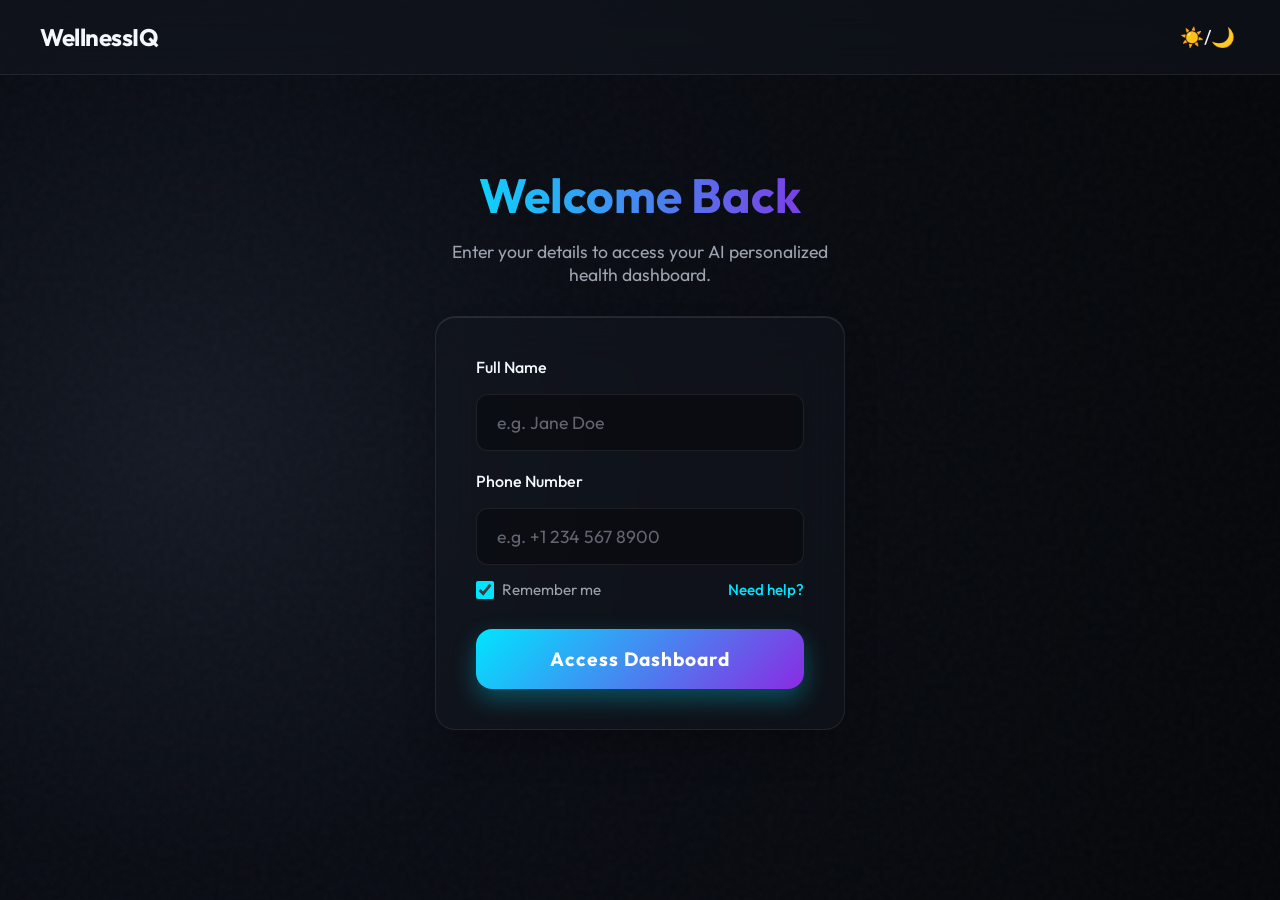
<file: index.html>
<!DOCTYPE html>
<html lang="en">

<head>
  <meta charset="UTF-8">
  <meta name="viewport" content="width=device-width, initial-scale=1.0">
  <title>WellnessIQ Dashboard</title>
  <link rel="stylesheet" href="style.css">
  <script src="theme.js"></script>
</head>

<body>

  <nav class="navbar">
    <div class="logo">WellnessIQ</div>
    <div class="nav-links">
      <div class="streak-counter" style="color: var(--warning); font-weight: bold; margin-right: 15px;">
        🔥 0 Day Streak
      </div>

      <span class="user-name-display"
        style="margin-right: 15px; font-weight: bold; color: var(--primary);">
        User
      </span>

      <a href="index.html">Home</a>
      <a href="dashboard.html">Check-In</a>
      <a href="analysis.html">Dashboard</a>
      <a href="trends.html">Trends</a>
      <a href="relaxation.html">Relaxation</a>
      <a href="settings.html">⚙️ Settings</a>

      <button class="theme-toggle" onclick="toggleTheme()" aria-label="Toggle Theme">
        ☀️/🌙
      </button>

      <button onclick="logout()"
        style="background:none; border:none; color:var(--text-main); cursor:pointer; margin-left:10px; text-decoration:underline;">
        Logout
      </button>
    </div>
  </nav>

  <section class="hero">

    <div class="hero-text">
      <h1>Welcome, <span class="user-name-display" style="color: var(--primary);">User</span>!</h1>

      <p>
        Transform Your Health With Intelligent Insights.
        Track your vitals, lifestyle, and mental state to receive
        personalized wellness analytics.
      </p>

      <button class="primary-btn" onclick="startApp()">
        Start Check-In
      </button>
    </div>

    <div class="glow-circle"></div>

  </section>

  <script>
    function startApp() {
      window.location.href = "dashboard.html";
    }
  </script>

  <script src="chatbot.js"></script>

  <!-- Footer -->
  <footer style="text-align:center; padding:20px; color:#777; font-size:15px;">
    Developed with ❤️ by Gourav Jain
  </footer>

</body>

</html>
</file>
<file: style.css>
@import url('https://fonts.googleapis.com/css2?family=Outfit:wght@300;400;500;600;700&display=swap');

/* ===== PREMIUM WELLNESSIQ UI ===== */

:root {
  /* DARK MODE (Premium Theme) */
  --bg-color-1: #0A0D14;
  --bg-color-2: #151A25;
  --bg-color-3: #05070A;
  --bg-gradient: radial-gradient(circle at 15% 50%, var(--bg-color-2), var(--bg-color-1) 35%, var(--bg-color-3) 100%);
  --primary: #00E5FF;
  /* Cyan */
  --primary-glow: rgba(0, 229, 255, 0.4);
  --secondary: #8A2BE2;
  /* Vibrant Purple */
  --secondary-glow: rgba(138, 43, 226, 0.4);
  --accent: #FF007F;
  /* Neon Pink */
  --good: #00FF88;
  /* Neon Green */
  --warning: #FFB300;
  /* Vibrant Orange */
  --bad: #FF3366;
  /* Vibrant Red */
  --text-main: #F4F7FB;
  --text-muted: #9CA3AF;
  --glass-bg: rgba(20, 25, 35, 0.45);
  --glass-border: rgba(255, 255, 255, 0.08);
  --glass-hover: rgba(30, 38, 55, 0.55);
  --input-bg: rgba(0, 0, 0, 0.3);
  --input-focus: rgba(0, 0, 0, 0.6);
  --transition: 0.4s cubic-bezier(0.16, 1, 0.3, 1);
  --border-radius: 20px;
}

[data-theme="light"] {
  --bg-color-1: #F3F6FA;
  --bg-color-2: #FFFFFF;
  --bg-color-3: #E8EDF4;
  --bg-gradient: radial-gradient(circle at 15% 50%, var(--bg-color-2), var(--bg-color-1) 40%, var(--bg-color-3) 100%);
  --primary: #0066FF;
  --primary-glow: rgba(0, 102, 255, 0.3);
  --secondary: #7B2CBF;
  --secondary-glow: rgba(123, 44, 191, 0.3);
  --accent: #FF0066;
  --good: #00C853;
  --warning: #FF8C00;
  --bad: #D50000;
  --text-main: #111827;
  --text-muted: #6B7280;
  --glass-bg: rgba(255, 255, 255, 0.7);
  --glass-border: rgba(0, 0, 0, 0.06);
  --glass-hover: rgba(255, 255, 255, 0.9);
  --input-bg: rgba(255, 255, 255, 0.8);
  --input-focus: #FFFFFF;
}

[data-health="bad"] {
  --bg-color-1: #1A050A;
  --bg-color-2: #2A0A12;
  --bg-color-3: #0D0205;
}

[data-theme="light"][data-health="bad"] {
  --bg-color-1: #FFF0F2;
  --bg-color-2: #FFFAFB;
  --bg-color-3: #FFE0E6;
}

[data-health="good"] {
  --bg-color-1: #051A10;
  --bg-color-2: #0A2A1A;
  --bg-color-3: #020D08;
}

[data-theme="light"][data-health="good"] {
  --bg-color-1: #F0FFF7;
  --bg-color-2: #FAFFFC;
  --bg-color-3: #E0FFED;
}

* {
  margin: 0;
  padding: 0;
  box-sizing: border-box;
  font-family: 'Outfit', sans-serif;
}

body {
  background: var(--bg-gradient);
  color: var(--text-main);
  min-height: 100vh;
  overflow-x: hidden;
  position: relative;
  transition: background 0.5s ease;
}

body::before {
  content: "";
  position: fixed;
  top: 0;
  left: 0;
  width: 100vw;
  height: 100vh;
  background-image: url("data:image/svg+xml,%3Csvg viewBox='0 0 200 200' xmlns='http://www.w3.org/2000/svg'%3E%3Cfilter id='noiseFilter'%3E%3CfeTurbulence type='fractalNoise' baseFrequency='0.65' numOctaves='3' stitchTiles='stitch'/%3E%3C/filter%3E%3Crect width='100%25' height='100%25' filter='url(%23noiseFilter)'/%3E%3C/svg%3E");
  opacity: 0.03;
  /* Very subtle */
  pointer-events: none;
  z-index: -1;
}

/* NAV */
.navbar {
  display: flex;
  justify-content: space-between;
  align-items: center;
  padding: 20px 40px;
  background: var(--glass-bg);
  backdrop-filter: blur(16px);
  -webkit-backdrop-filter: blur(16px);
  border-bottom: 1px solid var(--glass-border);
  position: sticky;
  top: 0;
  z-index: 100;
}

.logo {
  font-weight: 700;
  font-size: 1.5rem;
  letter-spacing: -0.5px;
  color: var(--text-main);
}

.nav-links {
  display: flex;
  align-items: center;
  gap: 20px;
}

.nav-links a {
  color: var(--text-muted);
  text-decoration: none;
  font-weight: 500;
  transition: var(--transition);
}

.nav-links a:hover {
  color: var(--primary);
}

.theme-toggle {
  background: none;
  border: none;
  font-size: 1.2rem;
  cursor: pointer;
  color: var(--text-main);
  padding: 5px;
  border-radius: 50%;
  transition: var(--transition);
}

.theme-toggle:hover {
  background: var(--glass-hover);
  transform: scale(1.1) rotate(15deg);
}

/* HERO */
.hero {
  display: flex;
  justify-content: space-between;
  align-items: center;
  padding: 80px 10%;
  min-height: calc(100vh - 80px);
  position: relative;
}

.hero-text {
  max-width: 600px;
  z-index: 10;
  animation: slideUp 0.8s cubic-bezier(0.16, 1, 0.3, 1) forwards;
}

.hero-text h1 {
  font-size: 4.5rem;
  line-height: 1.1;
  margin-bottom: 20px;
  background: linear-gradient(to right, #ffffff, var(--primary));
  -webkit-background-clip: text;
  -webkit-text-fill-color: transparent;
  font-weight: 700;
}

.hero-text p {
  font-size: 1.25rem;
  color: var(--text-muted);
  margin-bottom: 40px;
}

/* GLOW */
.glow-circle {
  position: absolute;
  right: 15%;
  top: 50%;
  transform: translateY(-50%);
  width: 400px;
  height: 400px;
  border-radius: 50%;
  background: radial-gradient(circle, var(--primary), var(--secondary));
  filter: blur(120px);
  opacity: 0.5;
  z-index: 0;
  animation: pulse 6s infinite alternate;
}

/* BUTTON */
.primary-btn {
  display: inline-block;
  padding: 16px 36px;
  font-size: 1.1rem;
  font-weight: 600;
  border: none;
  border-radius: 50px;
  background: linear-gradient(135deg, var(--primary), var(--secondary));
  color: white;
  cursor: pointer;
  transition: var(--transition);
  box-shadow: 0 10px 20px rgba(0, 0, 0, 0.2), 0 0 20px var(--primary-glow);
  text-decoration: none;
}

.primary-btn:hover {
  transform: translateY(-3px) scale(1.02);
  box-shadow: 0 15px 25px rgba(0, 0, 0, 0.3), 0 0 30px var(--primary-glow);
}

/* CONTAINER */
.container {
  padding: 40px 10%;
  max-width: 1400px;
  margin: 0 auto;
}

/* GLASS EFFECT & CARDS */
.glass {
  background: var(--glass-bg);
  border: 1px solid var(--glass-border);
  padding: 30px;
  border-radius: var(--border-radius);
  backdrop-filter: blur(24px);
  -webkit-backdrop-filter: blur(24px);
  box-shadow: 0 20px 40px -10px rgba(0, 0, 0, 0.3), inset 0 1px 0 rgba(255, 255, 255, 0.1);
  transition: var(--transition);
  position: relative;
  z-index: 1;
}

.glass::after {
  content: '';
  position: absolute;
  inset: -1px;
  background: linear-gradient(135deg, rgba(255, 255, 255, 0.15), rgba(255, 255, 255, 0));
  border-radius: calc(var(--border-radius) + 1px);
  z-index: -1;
  opacity: 0;
  transition: opacity var(--transition);
}

.glass:hover {
  background: var(--glass-hover);
  border-color: rgba(255, 255, 255, 0.2);
  transform: translateY(-4px);
  box-shadow: 0 30px 60px -15px rgba(0, 0, 0, 0.4), 0 0 40px var(--primary-glow);
}

.glass:hover::after {
  opacity: 1;
}

/* DASHBOARD FORM */
.form-header {
  text-align: center;
  margin-bottom: 40px;
}

.form-header h1 {
  font-size: 2.5rem;
  margin-bottom: 10px;
}

.form-header p {
  color: var(--text-muted);
}

.form-section {
  margin-bottom: 30px;
}

.form-section h3 {
  font-size: 1.2rem;
  margin-bottom: 20px;
  color: var(--primary);
  display: flex;
  align-items: center;
  gap: 10px;
}

.grid {
  display: grid;
  grid-template-columns: repeat(auto-fit, minmax(200px, 1fr));
  gap: 20px;
}

/* INPUTS */
.input-group {
  display: flex;
  flex-direction: column;
  gap: 12px;
}

.input-group label {
  font-size: 0.9rem;
  color: var(--text-muted);
  font-weight: 500;
}

input[type="number"],
input[type="text"],
input[type="tel"],
select {
  width: 100%;
  padding: 14px 18px;
  border: 1px solid var(--glass-border);
  border-radius: 12px;
  background: var(--input-bg);
  color: var(--text-main);
  font-size: 1rem;
  transition: var(--transition);
  appearance: none;
}

input[type="number"]:focus,
input[type="text"]:focus,
input[type="tel"]:focus,
select:focus {
  outline: none;
  border-color: var(--primary);
  box-shadow: 0 0 0 3px var(--primary-glow);
  background: var(--input-focus);
}

select option {
  background: #0f172a;
  color: #fff;
}

[data-theme="light"] select option {
  background: #fff;
  color: #000;
}

input::placeholder {
  color: var(--text-muted);
  opacity: 0.6;
}

/* RANGE SLIDER */
.range-group {
  margin-top: 20px;
}

.range-labels {
  display: flex;
  justify-content: space-between;
  margin-top: 8px;
  font-size: 0.85rem;
  color: var(--text-muted);
}

input[type="range"] {
  -webkit-appearance: none;
  width: 100%;
  height: 8px;
  border-radius: 4px;
  background: rgba(255, 255, 255, 0.1);
  outline: none;
  margin-top: 10px;
}

input[type="range"]::-webkit-slider-thumb {
  -webkit-appearance: none;
  appearance: none;
  width: 24px;
  height: 24px;
  border-radius: 50%;
  background: var(--primary);
  cursor: pointer;
  box-shadow: 0 0 15px var(--primary-glow);
  transition: var(--transition);
}

input[type="range"]::-webkit-slider-thumb:hover {
  transform: scale(1.2);
}

/* SUBMIT BUTTON CONTAINER */
.submit-container {
  margin-top: 40px;
  text-align: center;
}

/* ANALYSIS PAGE */
.dashboard-grid {
  display: grid;
  grid-template-columns: 1fr 2fr;
  gap: 30px;
  margin-top: 30px;
}

.overview-panel {
  display: flex;
  flex-direction: column;
  align-items: center;
  text-align: center;
}

.chart-panel {
  display: flex;
  flex-direction: column;
  gap: 30px;
}

.chart-container {
  position: relative;
  height: 300px;
  width: 100%;
}

/* SCORE CIRCLE */
#scoreCircle {
  width: 220px;
  height: 220px;
  border-radius: 50%;
  margin: 20px auto 30px;
  display: flex;
  justify-content: center;
  align-items: center;
  font-size: 4rem;
  font-weight: 700;
  background: conic-gradient(var(--primary) 0%, rgba(255, 255, 255, 0.05) 0);
  box-shadow: inset 0 0 30px rgba(0, 0, 0, 0.6), 0 0 40px var(--primary-glow);
  position: relative;
  transition: transform 0.6s cubic-bezier(0.16, 1, 0.3, 1);
}

#scoreCircle:hover {
  transform: scale(1.05);
}

#scoreCircle::before {
  content: '';
  position: absolute;
  inset: 12px;
  background: var(--bg-gradient);
  border-radius: 50%;
  z-index: 0;
  box-shadow: inset 0 0 20px rgba(0, 0, 0, 0.5);
}

#scoreCircle span {
  position: relative;
  z-index: 1;
  background: linear-gradient(to right, #fff, #cbd5e1);
  -webkit-background-clip: text;
  -webkit-text-fill-color: transparent;
}

/* STATUS CARDS */
.status-grid {
  display: grid;
  grid-template-columns: repeat(auto-fit, minmax(140px, 1fr));
  gap: 15px;
  width: 100%;
}

.card {
  background: rgba(0, 0, 0, 0.2);
  border: 1px solid var(--glass-border);
  padding: 15px;
  border-radius: 16px;
  text-align: center;
  transition: var(--transition);
}

.card:hover {
  transform: translateY(-3px);
  background: rgba(255, 255, 255, 0.05);
  border-color: rgba(255, 255, 255, 0.1);
  box-shadow: 0 10px 20px -5px rgba(0, 0, 0, 0.3);
}

.card h4 {
  font-size: 0.9rem;
  color: var(--text-muted);
  margin-bottom: 5px;
}

.card .value {
  font-size: 1.2rem;
  font-weight: 600;
}

/* COLORS */
.excellent {
  color: var(--secondary);
}

.good {
  color: var(--good);
}

.warning {
  color: var(--warning);
}

.bad {
  color: var(--bad);
}

/* DETAILED REPORT CARDS */
.report-grid {
  display: grid;
  grid-template-columns: 1fr;
  gap: 30px;
  margin-top: 30px;
}

.report-card {
  display: flex;
  flex-direction: column;
  gap: 15px;
}

.report-header {
  display: flex;
  justify-content: space-between;
  align-items: center;
  border-bottom: 1px solid var(--glass-border);
  padding-bottom: 10px;
}

.report-header h2 {
  display: flex;
  align-items: center;
  gap: 10px;
  color: var(--primary);
}

.badge {
  padding: 5px 12px;
  border-radius: 20px;
  font-size: 0.85rem;
  font-weight: 600;
  text-transform: uppercase;
  letter-spacing: 0.5px;
}

.badge.excellent {
  background: var(--secondary-glow);
  color: var(--secondary);
  border: 1px solid var(--secondary);
}

.badge.good {
  background: rgba(0, 255, 136, 0.15);
  color: var(--good);
  border: 1px solid var(--good);
}

.badge.warning {
  background: rgba(255, 179, 0, 0.15);
  color: var(--warning);
  border: 1px solid var(--warning);
}

.badge.bad {
  background: rgba(255, 51, 102, 0.15);
  color: var(--bad);
  border: 1px solid var(--bad);
}

.report-section {
  background: rgba(0, 0, 0, 0.05);
  padding: 15px;
  border-radius: 12px;
  border-left: 3px solid var(--glass-border);
}

.report-section.risk {
  border-left-color: var(--warning);
}

.report-section.remedy {
  border-left-color: var(--good);
}

.report-section.medicine {
  border-left-color: var(--primary);
}

.report-section h4 {
  margin-bottom: 8px;
  font-size: 0.95rem;
  color: var(--text-muted);
  text-transform: uppercase;
  letter-spacing: 0.5px;
}

/* LISTS */
ul.remedy-list {
  list-style: none;
  padding: 0;
}

ul.remedy-list li {
  padding: 12px 15px;
  background: rgba(255, 255, 255, 0.03);
  margin-bottom: 8px;
  border-radius: 8px;
  display: flex;
  align-items: center;
  gap: 10px;
  border-left: 3px solid var(--primary);
}

/* ANIMATIONS */
@keyframes slideUp {
  from {
    opacity: 0;
    transform: translateY(30px);
  }

  to {
    opacity: 1;
    transform: translateY(0);
  }
}

@keyframes pulse {
  0% {
    transform: translateY(-50%) scale(1);
    opacity: 0.4;
  }

  100% {
    transform: translateY(-50%) scale(1.1);
    opacity: 0.6;
  }
}

/* RELAXATION HUB */
.breathing-circle-container {
  display: flex;
  justify-content: center;
  align-items: center;
  height: 250px;
  width: 100%;
}

.breathing-circle {
  width: 150px;
  height: 150px;
  border-radius: 50%;
  background: radial-gradient(circle, var(--primary) 0%, transparent 70%);
  display: flex;
  justify-content: center;
  align-items: center;
  color: #fff;
  font-weight: 600;
  font-size: 1.2rem;
  text-shadow: 0 2px 4px rgba(0,0,0,0.5);
  box-shadow: 0 0 20px var(--primary-glow), inset 0 0 10px rgba(0, 229, 255, 0.1);
  transition: transform 1s ease, box-shadow 1s ease;
}

.eye-tracking-container {
  width: 100%;
  height: 250px;
  background: rgba(0, 0, 0, 0.4);
  border: 1px solid var(--glass-border);
  border-radius: 12px;
  position: relative;
  overflow: hidden;
  display: flex;
  justify-content: center;
  align-items: center;
}

.eye-tracking-orb {
  width: 24px;
  height: 24px;
  border-radius: 50%;
  background: var(--primary);
  box-shadow: 0 0 15px var(--primary), 0 0 30px var(--primary-glow);
  position: absolute;
  transform: translate(0, 0);
  opacity: 0.3;
  transition: opacity 0.5s ease;
}

.orb-animate {
  opacity: 1;
  animation: infinityPath 8s linear infinite;
}

@keyframes infinityPath {
  0%   { transform: translate(0, 0); }
  12.5% { transform: translate(100px, -50px); }
  25%  { transform: translate(150px, 0); }
  37.5% { transform: translate(100px, 50px); }
  50%  { transform: translate(0, 0); }
  62.5% { transform: translate(-100px, -50px); }
  75%  { transform: translate(-150px, 0); }
  87.5% { transform: translate(-100px, 50px); }
  100% { transform: translate(0, 0); }
}

/* AI CHATBOT */
.chatbot-toggle-btn {
  position: fixed;
  bottom: 30px;
  right: 30px;
  width: 60px;
  height: 60px;
  border-radius: 50%;
  background: linear-gradient(135deg, var(--primary), var(--secondary));
  border: none;
  color: white;
  font-size: 24px;
  cursor: pointer;
  box-shadow: 0 10px 20px rgba(0,0,0,0.3), 0 0 20px var(--primary-glow);
  z-index: 1000;
  display: flex;
  justify-content: center;
  align-items: center;
  transition: var(--transition);
}

.chatbot-toggle-btn:hover {
  transform: scale(1.1) translateY(-5px);
  box-shadow: 0 15px 25px rgba(0,0,0,0.4), 0 0 30px var(--primary-glow);
}

.chatbot-window {
  position: fixed;
  bottom: 100px;
  right: 30px;
  width: 350px;
  height: 500px;
  flex-direction: column;
  z-index: 1000;
  border-radius: 16px;
  overflow: hidden;
  box-shadow: 0 20px 40px rgba(0,0,0,0.5), 0 0 30px rgba(0, 229, 255, 0.2);
}

.chatbot-header {
  background: rgba(0,0,0,0.3);
  padding: 15px 20px;
  display: flex;
  justify-content: space-between;
  align-items: center;
  border-bottom: 1px solid var(--glass-border);
}

.chatbot-header h4 {
  color: var(--text-main);
  margin: 0;
  font-size: 1.1rem;
}

.close-chat-btn {
  background: none;
  border: none;
  color: var(--text-muted);
  font-size: 1.2rem;
  cursor: pointer;
  transition: color 0.3s;
}

.close-chat-btn:hover {
  color: var(--bad);
}

.chatbot-messages {
  flex-grow: 1;
  padding: 20px;
  overflow-y: auto;
  display: flex;
  flex-direction: column;
  gap: 15px;
}

.chat-message {
  max-width: 85%;
  padding: 12px 16px;
  border-radius: 12px;
  font-size: 0.95rem;
  line-height: 1.4;
  word-wrap: break-word;
}

.bot-message {
  background: rgba(0, 229, 255, 0.1);
  border: 1px solid rgba(0, 229, 255, 0.2);
  color: var(--text-main);
  align-self: flex-start;
  border-bottom-left-radius: 4px;
}

.user-message {
  background: linear-gradient(135deg, var(--primary), var(--secondary));
  color: white;
  align-self: flex-end;
  border-bottom-right-radius: 4px;
}

.chatbot-input-area {
  padding: 15px;
  border-top: 1px solid var(--glass-border);
  display: flex;
  gap: 10px;
  background: rgba(0,0,0,0.2);
}

.chatbot-input-area input {
  flex-grow: 1;
  padding: 10px 15px;
  border-radius: 20px;
  border: 1px solid var(--glass-border);
  background: var(--input-bg);
  color: var(--text-main);
  outline: none;
  transition: border-color 0.3s;
}

.chatbot-input-area input:focus {
  border-color: var(--primary);
}

.send-chat-btn {
  background: var(--primary);
  border: none;
  color: #fff;
  width: 40px;
  height: 40px;
  border-radius: 50%;
  display: flex;
  justify-content: center;
  align-items: center;
  cursor: pointer;
  transition: transform 0.3s, box-shadow 0.3s;
}

.send-chat-btn:hover {
  transform: scale(1.1);
  box-shadow: 0 0 15px var(--primary-glow);
}

/* MOBILE */
@media(max-width: 900px) {
  .dashboard-grid {
    grid-template-columns: 1fr;
  }
}

@media(max-width: 768px) {
  .hero {
    flex-direction: column;
    text-align: center;
    padding: 40px 5%;
  }

  .glow-circle {
    top: 20%;
    right: 50%;
    transform: translateX(50%);
    width: 300px;
    height: 300px;
  }

  .hero-text h1 {
    font-size: 2.5rem;
  }

  .container {
    padding: 20px 5%;
  }
}

/* === HYDRATION TRACKER WIDGET === */
.hydration-widget {
  display: flex;
  flex-direction: column;
  align-items: center;
  gap: 15px;
}

.water-tracker {
  display: flex;
  align-items: center;
  gap: 20px;
}

.water-btn {
  width: 40px;
  height: 40px;
  border-radius: 50%;
  background: var(--glass-bg);
  border: 1px solid var(--glass-border);
  color: var(--text-main);
  font-size: 1.5rem;
  font-weight: bold;
  cursor: pointer;
  display: flex;
  justify-content: center;
  align-items: center;
  transition: var(--transition);
}

.water-btn:hover {
  background: var(--primary);
  color: white;
  box-shadow: 0 0 15px var(--primary-glow);
  transform: scale(1.1);
}

.water-bottle {
  width: 100px;
  height: 140px;
  border: 2px solid var(--glass-border);
  border-radius: 10px 10px 20px 20px;
  background: rgba(255, 255, 255, 0.05);
  position: relative;
  overflow: hidden;
  display: flex;
  justify-content: center;
  align-items: center;
  box-shadow: inset 0 -5px 10px rgba(0, 0, 0, 0.2);
}

.water-bottle::before {
  content: '';
  position: absolute;
  top: -10px;
  left: 25px;
  right: 25px;
  height: 10px;
  border: 2px solid var(--glass-border);
  border-bottom: none;
  border-radius: 5px 5px 0 0;
  background: rgba(255, 255, 255, 0.05);
}

.water-level {
  position: absolute;
  bottom: 0;
  left: 0;
  width: 100%;
  height: 0%;
  background: linear-gradient(180deg, rgba(0, 229, 255, 0.8), rgba(0, 102, 255, 0.9));
  transition: height 0.5s cubic-bezier(0.16, 1, 0.3, 1);
  box-shadow: 0 -5px 15px rgba(0, 229, 255, 0.4);
}

/* Add a pseudo-element for the wave effect */
.water-level::after {
  content: '';
  position: absolute;
  top: -10px;
  left: 0;
  width: 200%;
  height: 20px;
  background: url("data:image/svg+xml,%3Csvg xmlns='http://www.w3.org/2000/svg' viewBox='0 0 100 20'%3E%3Cpath fill='rgba(0, 229, 255, 0.8)' d='M0,10 Q25,20 50,10 T100,10 L100,20 L0,20 Z'/%3E%3C/svg%3E") repeat-x;
  background-size: 50% 100%;
  animation: wave 2s linear infinite;
}

@keyframes wave {
  0% { transform: translateX(0); }
  100% { transform: translateX(-50%); }
}

.water-text {
  position: relative;
  z-index: 2;
  font-weight: 700;
  font-size: 1.2rem;
  color: #fff;
  text-shadow: 0 2px 4px rgba(0,0,0,0.8);
}

/* === POMODORO FOCUS TIMER === */
.pomodoro-container {
  display: flex;
  flex-direction: column;
  align-items: center;
  gap: 20px;
}

.pomodoro-ring {
  position: relative;
  width: 200px;
  height: 200px;
}

.pomodoro-svg {
  width: 100%;
  height: 100%;
  transform: rotate(-90deg);
}

.pomodoro-bg {
  fill: none;
  stroke: rgba(255, 255, 255, 0.1);
  stroke-width: 8;
}

.pomodoro-progress {
  fill: none;
  stroke: var(--warning);
  stroke-width: 8;
  stroke-linecap: round;
  stroke-dasharray: 565.48; /* 2 * pi * 90 */
  stroke-dashoffset: 0;
  transition: stroke-dashoffset 1s linear;
  filter: drop-shadow(0 0 8px rgba(255, 179, 0, 0.6));
}

.pomodoro-time {
  position: absolute;
  top: 50%;
  left: 50%;
  transform: translate(-50%, -50%);
  font-size: 3rem;
  font-weight: 700;
  color: var(--text-main);
  text-shadow: 0 0 10px rgba(255, 179, 0, 0.4);
}
</file>
